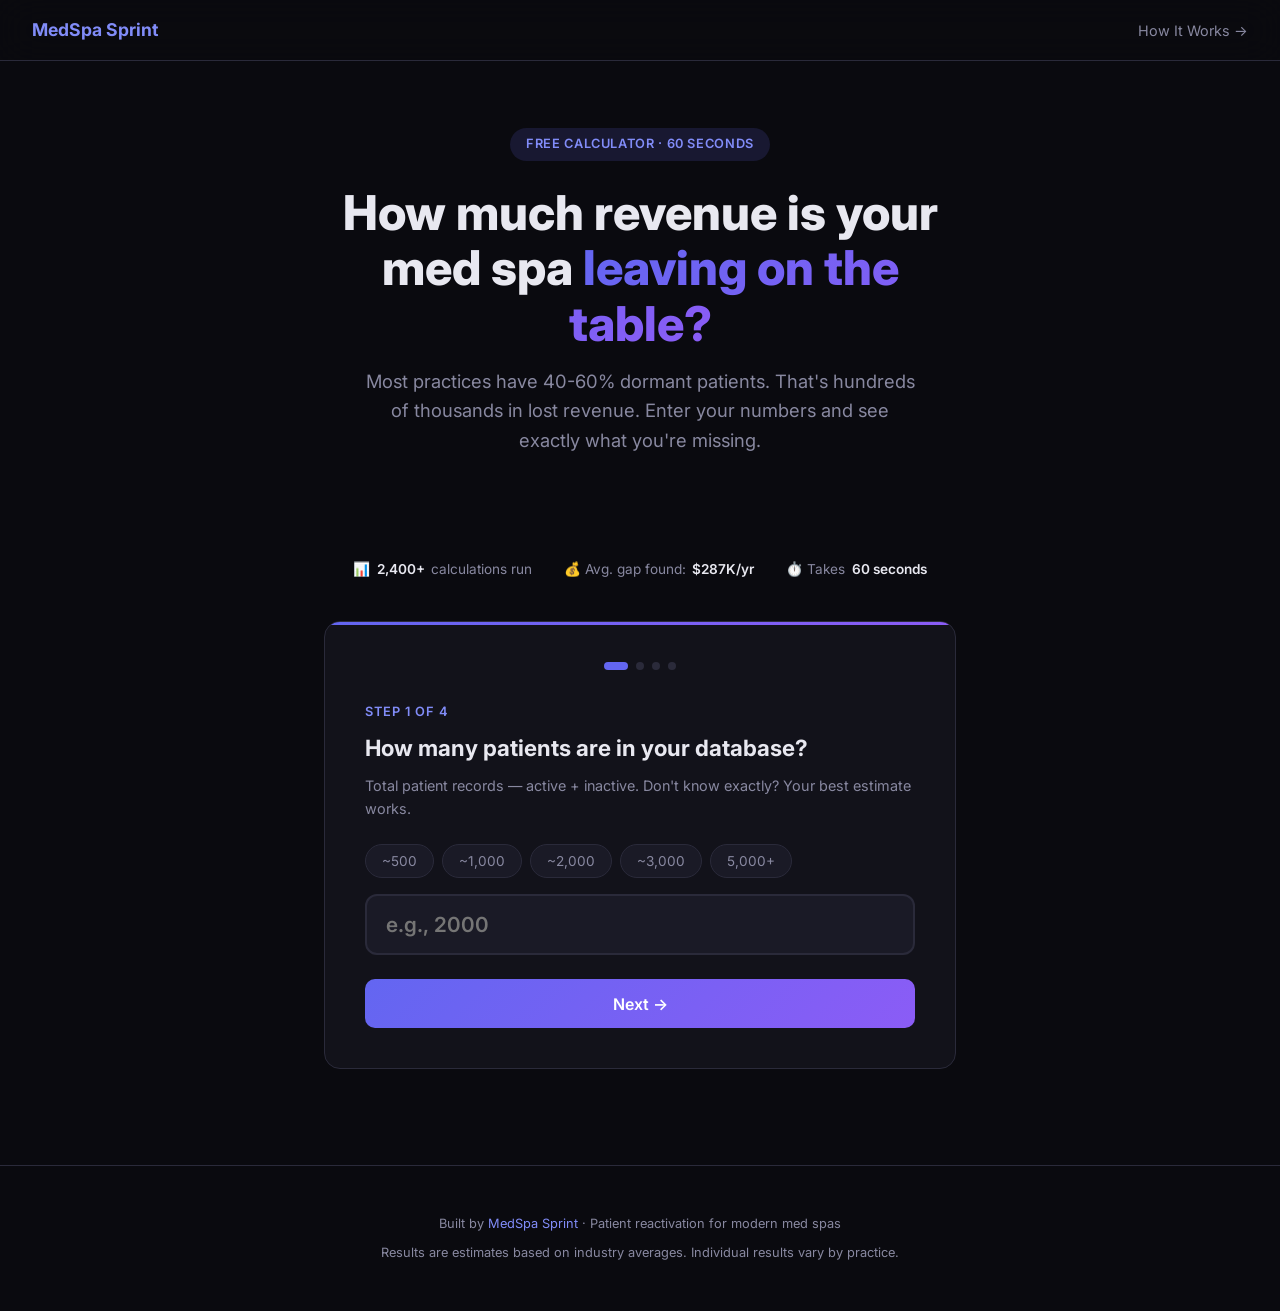
<file: public/calculator.html>
<!DOCTYPE html>
<html lang="en">
<head>
<meta charset="UTF-8">
<meta name="viewport" content="width=device-width, initial-scale=1.0">
<title>Patient Reactivation Revenue Calculator | MedSpa Sprint</title>
<meta name="description" content="Calculate how much revenue your med spa is losing from dormant patients. Free calculator — see your exact reactivation opportunity in 60 seconds.">
<meta property="og:title" content="How Much Revenue Is Your Med Spa Leaving on the Table?">
<meta property="og:description" content="Free calculator: See exactly how much dormant patients are costing your practice. Takes 60 seconds.">
<meta property="og:type" content="website">
<link rel="preconnect" href="https://fonts.googleapis.com">
<link rel="preconnect" href="https://fonts.gstatic.com" crossorigin>
<link href="https://fonts.googleapis.com/css2?family=Inter:wght@400;500;600;700;800&display=swap" rel="stylesheet">
<style>
*, *::before, *::after { margin: 0; padding: 0; box-sizing: border-box; }

:root {
  --bg: #0a0a0f;
  --surface: #12121a;
  --surface-2: #1a1a26;
  --border: #2a2a3a;
  --text: #e8e8f0;
  --text-muted: #8888a0;
  --accent: #6366f1;
  --accent-light: #818cf8;
  --green: #10b981;
  --green-dark: #059669;
  --red: #ef4444;
  --amber: #f59e0b;
  --gradient: linear-gradient(135deg, #6366f1, #8b5cf6);
}

html { scroll-behavior: smooth; }

body {
  font-family: 'Inter', -apple-system, sans-serif;
  background: var(--bg);
  color: var(--text);
  line-height: 1.6;
  min-height: 100vh;
}

/* Nav */
.nav {
  position: fixed; top: 0; left: 0; right: 0; z-index: 100;
  background: rgba(10,10,15,0.9);
  backdrop-filter: blur(20px);
  border-bottom: 1px solid var(--border);
  padding: 1rem 2rem;
  display: flex; justify-content: space-between; align-items: center;
}
.nav-brand { font-weight: 700; font-size: 1.1rem; color: var(--accent-light); text-decoration: none; }
.nav-link { color: var(--text-muted); text-decoration: none; font-size: 0.9rem; transition: color 0.2s; }
.nav-link:hover { color: var(--accent-light); }

/* Hero */
.hero {
  padding: 8rem 2rem 3rem;
  text-align: center;
  max-width: 720px;
  margin: 0 auto;
}
.hero-badge {
  display: inline-block;
  background: rgba(99,102,241,0.15);
  color: var(--accent-light);
  padding: 0.4rem 1rem;
  border-radius: 100px;
  font-size: 0.8rem;
  font-weight: 600;
  letter-spacing: 0.05em;
  text-transform: uppercase;
  margin-bottom: 1.5rem;
}
.hero h1 {
  font-size: clamp(2rem, 5vw, 3rem);
  font-weight: 800;
  line-height: 1.15;
  margin-bottom: 1rem;
}
.hero h1 .highlight {
  background: var(--gradient);
  -webkit-background-clip: text;
  -webkit-text-fill-color: transparent;
  background-clip: text;
}
.hero p {
  font-size: 1.15rem;
  color: var(--text-muted);
  max-width: 560px;
  margin: 0 auto 2rem;
}

/* Calculator */
.calc-container {
  max-width: 680px;
  margin: 0 auto;
  padding: 0 1.5rem 4rem;
}
.calc-card {
  background: var(--surface);
  border: 1px solid var(--border);
  border-radius: 16px;
  padding: 2.5rem;
  position: relative;
  overflow: hidden;
}
.calc-card::before {
  content: '';
  position: absolute;
  top: 0; left: 0; right: 0;
  height: 3px;
  background: var(--gradient);
}

.step-indicator {
  display: flex;
  justify-content: center;
  gap: 0.5rem;
  margin-bottom: 2rem;
}
.step-dot {
  width: 8px; height: 8px;
  border-radius: 50%;
  background: var(--border);
  transition: all 0.3s;
}
.step-dot.active {
  background: var(--accent);
  width: 24px;
  border-radius: 4px;
}
.step-dot.done { background: var(--green); }

.calc-step { display: none; animation: fadeIn 0.4s ease; }
.calc-step.active { display: block; }

@keyframes fadeIn {
  from { opacity: 0; transform: translateY(12px); }
  to { opacity: 1; transform: translateY(0); }
}

.step-label {
  font-size: 0.8rem;
  color: var(--accent-light);
  font-weight: 600;
  text-transform: uppercase;
  letter-spacing: 0.08em;
  margin-bottom: 0.5rem;
}
.step-question {
  font-size: 1.4rem;
  font-weight: 700;
  margin-bottom: 0.5rem;
}
.step-hint {
  font-size: 0.9rem;
  color: var(--text-muted);
  margin-bottom: 1.5rem;
}

.input-group {
  position: relative;
  margin-bottom: 1.5rem;
}
.input-prefix {
  position: absolute;
  left: 1rem;
  top: 50%;
  transform: translateY(-50%);
  color: var(--text-muted);
  font-size: 1.2rem;
  font-weight: 600;
  pointer-events: none;
}
.input-suffix {
  position: absolute;
  right: 1rem;
  top: 50%;
  transform: translateY(-50%);
  color: var(--text-muted);
  font-size: 0.9rem;
  pointer-events: none;
}

input[type="number"], input[type="text"], input[type="email"] {
  width: 100%;
  background: var(--surface-2);
  border: 2px solid var(--border);
  border-radius: 12px;
  padding: 1rem 1.2rem;
  font-size: 1.3rem;
  font-weight: 600;
  color: var(--text);
  font-family: inherit;
  transition: border-color 0.2s;
  -moz-appearance: textfield;
}
input::-webkit-outer-spin-button,
input::-webkit-inner-spin-button { -webkit-appearance: none; margin: 0; }
input:focus {
  outline: none;
  border-color: var(--accent);
}
input.has-prefix { padding-left: 2.2rem; }

.slider-container { margin-bottom: 1.5rem; }
.slider-header {
  display: flex;
  justify-content: space-between;
  align-items: center;
  margin-bottom: 0.8rem;
}
.slider-value {
  font-size: 1.8rem;
  font-weight: 800;
  color: var(--accent-light);
}
input[type="range"] {
  width: 100%;
  height: 6px;
  -webkit-appearance: none;
  background: var(--border);
  border-radius: 3px;
  outline: none;
}
input[type="range"]::-webkit-slider-thumb {
  -webkit-appearance: none;
  width: 24px; height: 24px;
  background: var(--accent);
  border-radius: 50%;
  cursor: pointer;
  box-shadow: 0 0 12px rgba(99,102,241,0.4);
}
input[type="range"]::-moz-range-thumb {
  width: 24px; height: 24px;
  background: var(--accent);
  border-radius: 50%;
  cursor: pointer;
  border: none;
}

.preset-chips {
  display: flex;
  gap: 0.5rem;
  flex-wrap: wrap;
  margin-bottom: 1rem;
}
.chip {
  padding: 0.5rem 1rem;
  background: var(--surface-2);
  border: 1px solid var(--border);
  border-radius: 100px;
  font-size: 0.85rem;
  color: var(--text-muted);
  cursor: pointer;
  transition: all 0.2s;
  font-family: inherit;
}
.chip:hover, .chip.active {
  background: rgba(99,102,241,0.15);
  border-color: var(--accent);
  color: var(--accent-light);
}

.btn-row {
  display: flex;
  gap: 0.75rem;
  margin-top: 1.5rem;
}
.btn {
  flex: 1;
  padding: 0.9rem 1.5rem;
  border-radius: 10px;
  font-size: 1rem;
  font-weight: 600;
  cursor: pointer;
  transition: all 0.2s;
  font-family: inherit;
  border: none;
}
.btn-primary {
  background: var(--gradient);
  color: white;
}
.btn-primary:hover { transform: translateY(-1px); box-shadow: 0 4px 20px rgba(99,102,241,0.3); }
.btn-secondary {
  background: var(--surface-2);
  border: 1px solid var(--border);
  color: var(--text-muted);
}
.btn-secondary:hover { border-color: var(--text-muted); color: var(--text); }
.btn-green {
  background: var(--green);
  color: white;
}
.btn-green:hover { background: var(--green-dark); transform: translateY(-1px); }

/* Results */
.results-section { animation: fadeIn 0.6s ease; }

.results-hero {
  text-align: center;
  padding: 2rem 0;
  margin-bottom: 2rem;
  border-bottom: 1px solid var(--border);
}
.results-hero .lost-label {
  font-size: 0.9rem;
  color: var(--red);
  font-weight: 600;
  text-transform: uppercase;
  letter-spacing: 0.08em;
  margin-bottom: 0.5rem;
}
.results-hero .lost-amount {
  font-size: clamp(2.5rem, 8vw, 4rem);
  font-weight: 800;
  color: var(--red);
  line-height: 1.1;
  margin-bottom: 0.3rem;
}
.results-hero .lost-period {
  font-size: 1rem;
  color: var(--text-muted);
}

.results-grid {
  display: grid;
  grid-template-columns: 1fr 1fr;
  gap: 1rem;
  margin-bottom: 2rem;
}
.result-card {
  background: var(--surface-2);
  border: 1px solid var(--border);
  border-radius: 12px;
  padding: 1.2rem;
}
.result-card .label {
  font-size: 0.75rem;
  color: var(--text-muted);
  text-transform: uppercase;
  letter-spacing: 0.06em;
  margin-bottom: 0.3rem;
}
.result-card .value {
  font-size: 1.5rem;
  font-weight: 700;
}
.result-card.green .value { color: var(--green); }
.result-card.amber .value { color: var(--amber); }
.result-card.red .value { color: var(--red); }

.result-card.full-width { grid-column: 1 / -1; }

.breakdown {
  background: var(--surface-2);
  border: 1px solid var(--border);
  border-radius: 12px;
  padding: 1.5rem;
  margin-bottom: 2rem;
}
.breakdown h3 {
  font-size: 1rem;
  font-weight: 700;
  margin-bottom: 1rem;
  display: flex;
  align-items: center;
  gap: 0.5rem;
}
.breakdown-row {
  display: flex;
  justify-content: space-between;
  align-items: center;
  padding: 0.6rem 0;
  border-bottom: 1px solid rgba(255,255,255,0.05);
}
.breakdown-row:last-child { border-bottom: none; }
.breakdown-row .label { color: var(--text-muted); font-size: 0.9rem; }
.breakdown-row .value { font-weight: 600; }

.sprint-box {
  background: linear-gradient(135deg, rgba(16,185,129,0.1), rgba(99,102,241,0.1));
  border: 1px solid rgba(16,185,129,0.3);
  border-radius: 12px;
  padding: 1.5rem;
  margin-bottom: 2rem;
  text-align: center;
}
.sprint-box h3 {
  font-size: 1.1rem;
  font-weight: 700;
  margin-bottom: 0.5rem;
  color: var(--green);
}
.sprint-box .sprint-amount {
  font-size: 2.5rem;
  font-weight: 800;
  color: var(--green);
  margin-bottom: 0.3rem;
}
.sprint-box .sprint-detail {
  font-size: 0.9rem;
  color: var(--text-muted);
}
.sprint-box .roi-line {
  margin-top: 1rem;
  padding-top: 1rem;
  border-top: 1px solid rgba(16,185,129,0.2);
  font-size: 0.95rem;
  color: var(--text);
}
.sprint-box .roi-line strong {
  color: var(--green);
}

.cta-section {
  text-align: center;
  padding-top: 1rem;
}
.cta-section p {
  color: var(--text-muted);
  font-size: 0.95rem;
  margin-bottom: 1.2rem;
}
.btn-cta {
  display: inline-block;
  background: var(--green);
  color: white;
  padding: 1rem 2.5rem;
  border-radius: 10px;
  font-size: 1.1rem;
  font-weight: 700;
  text-decoration: none;
  transition: all 0.2s;
  border: none;
  cursor: pointer;
  font-family: inherit;
}
.btn-cta:hover { background: var(--green-dark); transform: translateY(-2px); box-shadow: 0 6px 24px rgba(16,185,129,0.3); }
.cta-subtext {
  font-size: 0.8rem;
  color: var(--text-muted);
  margin-top: 0.8rem;
}

.restart-link {
  display: inline-block;
  margin-top: 1.5rem;
  color: var(--text-muted);
  font-size: 0.85rem;
  cursor: pointer;
  text-decoration: underline;
  text-underline-offset: 3px;
}
.restart-link:hover { color: var(--text); }

/* Lead capture mini */
.lead-capture {
  background: var(--surface-2);
  border: 1px solid var(--border);
  border-radius: 12px;
  padding: 1.5rem;
  margin: 2rem 0 1rem;
  text-align: center;
}
.lead-capture h4 {
  font-size: 1rem;
  font-weight: 700;
  margin-bottom: 0.3rem;
}
.lead-capture p {
  font-size: 0.85rem;
  color: var(--text-muted);
  margin-bottom: 1rem;
}
.lead-capture .input-row {
  display: flex;
  gap: 0.5rem;
}
.lead-capture input {
  font-size: 0.95rem;
  padding: 0.75rem 1rem;
}
.lead-capture .btn {
  white-space: nowrap;
  flex: 0 0 auto;
  padding: 0.75rem 1.5rem;
}
.lead-capture .success-msg {
  display: none;
  color: var(--green);
  font-weight: 600;
  padding: 0.5rem;
}

/* Bar chart */
.bar-chart {
  margin: 1.5rem 0;
}
.bar-group {
  margin-bottom: 1rem;
}
.bar-label {
  font-size: 0.8rem;
  color: var(--text-muted);
  margin-bottom: 0.3rem;
  display: flex;
  justify-content: space-between;
}
.bar-track {
  height: 28px;
  background: var(--surface-2);
  border-radius: 6px;
  overflow: hidden;
  position: relative;
}
.bar-fill {
  height: 100%;
  border-radius: 6px;
  transition: width 1.2s cubic-bezier(0.25, 0.46, 0.45, 0.94);
  width: 0;
}
.bar-fill.red { background: linear-gradient(90deg, var(--red), #dc2626); }
.bar-fill.green { background: linear-gradient(90deg, var(--green), #34d399); }
.bar-fill.amber { background: linear-gradient(90deg, var(--amber), #fbbf24); }

/* Footer */
.footer {
  text-align: center;
  padding: 3rem 2rem;
  color: var(--text-muted);
  font-size: 0.8rem;
  border-top: 1px solid var(--border);
  margin-top: 2rem;
}
.footer a { color: var(--accent-light); text-decoration: none; }

/* Social proof ticker */
.proof-bar {
  display: flex;
  justify-content: center;
  gap: 2rem;
  padding: 1.5rem 2rem;
  margin-bottom: 1rem;
  flex-wrap: wrap;
}
.proof-item {
  font-size: 0.85rem;
  color: var(--text-muted);
  display: flex;
  align-items: center;
  gap: 0.4rem;
}
.proof-item span { color: var(--text); font-weight: 600; }

/* Responsive */
@media (max-width: 600px) {
  .hero { padding: 6rem 1.2rem 2rem; }
  .calc-card { padding: 1.5rem; }
  .results-grid { grid-template-columns: 1fr; }
  .btn-row { flex-direction: column; }
  .lead-capture .input-row { flex-direction: column; }
  .proof-bar { gap: 1rem; }
}
</style>
</head>
<body>

<nav class="nav">
  <a href="/" class="nav-brand">MedSpa Sprint</a>
  <a href="/#how-it-works" class="nav-link">How It Works →</a>
</nav>

<section class="hero">
  <div class="hero-badge">Free Calculator · 60 Seconds</div>
  <h1>How much revenue is your med spa <span class="highlight">leaving on the table?</span></h1>
  <p>Most practices have 40-60% dormant patients. That's hundreds of thousands in lost revenue. Enter your numbers and see exactly what you're missing.</p>
</section>

<div class="proof-bar">
  <div class="proof-item">📊 <span>2,400+</span> calculations run</div>
  <div class="proof-item">💰 Avg. gap found: <span>$287K/yr</span></div>
  <div class="proof-item">⏱️ Takes <span>60 seconds</span></div>
</div>

<div class="calc-container">
  <div class="calc-card">
    <div class="step-indicator">
      <div class="step-dot active" data-step="1"></div>
      <div class="step-dot" data-step="2"></div>
      <div class="step-dot" data-step="3"></div>
      <div class="step-dot" data-step="4"></div>
    </div>

    <!-- Step 1: Total Patients -->
    <div class="calc-step active" data-step="1">
      <div class="step-label">Step 1 of 4</div>
      <div class="step-question">How many patients are in your database?</div>
      <div class="step-hint">Total patient records — active + inactive. Don't know exactly? Your best estimate works.</div>
      <div class="preset-chips">
        <button class="chip" data-value="500">~500</button>
        <button class="chip" data-value="1000">~1,000</button>
        <button class="chip" data-value="2000">~2,000</button>
        <button class="chip" data-value="3000">~3,000</button>
        <button class="chip" data-value="5000">5,000+</button>
      </div>
      <div class="input-group">
        <input type="number" id="totalPatients" placeholder="e.g., 2000" min="50" max="50000">
      </div>
      <div class="btn-row">
        <button class="btn btn-primary" onclick="nextStep(2)">Next →</button>
      </div>
    </div>

    <!-- Step 2: Dormant % -->
    <div class="calc-step" data-step="2">
      <div class="step-label">Step 2 of 4</div>
      <div class="step-question">What percentage haven't visited in 6+ months?</div>
      <div class="step-hint">Industry average is 40-60%. If you're unsure, 50% is a safe estimate for most practices.</div>
      <div class="slider-container">
        <div class="slider-header">
          <span class="slider-label">Dormant patients</span>
          <span class="slider-value" id="dormantDisplay">50%</span>
        </div>
        <input type="range" id="dormantPct" min="10" max="80" value="50" step="5">
      </div>
      <div style="display:flex;justify-content:space-between;font-size:0.75rem;color:var(--text-muted);margin-top:-0.5rem;margin-bottom:1rem;">
        <span>10% (very active)</span>
        <span>80% (very dormant)</span>
      </div>
      <div class="btn-row">
        <button class="btn btn-secondary" onclick="prevStep(1)">← Back</button>
        <button class="btn btn-primary" onclick="nextStep(3)">Next →</button>
      </div>
    </div>

    <!-- Step 3: Avg Treatment Value -->
    <div class="calc-step" data-step="3">
      <div class="step-label">Step 3 of 4</div>
      <div class="step-question">What's your average treatment value?</div>
      <div class="step-hint">Average revenue per patient visit. Include all services — Botox, fillers, lasers, facials, etc.</div>
      <div class="preset-chips">
        <button class="chip" data-value="200">$200</button>
        <button class="chip" data-value="350">$350</button>
        <button class="chip" data-value="500">$500</button>
        <button class="chip" data-value="750">$750</button>
        <button class="chip" data-value="1000">$1,000+</button>
      </div>
      <div class="input-group">
        <span class="input-prefix">$</span>
        <input type="number" id="avgTreatment" class="has-prefix" placeholder="e.g., 450" min="50" max="5000">
      </div>
      <div class="btn-row">
        <button class="btn btn-secondary" onclick="prevStep(2)">← Back</button>
        <button class="btn btn-primary" onclick="nextStep(4)">Next →</button>
      </div>
    </div>

    <!-- Step 4: Visit Frequency -->
    <div class="calc-step" data-step="4">
      <div class="step-label">Step 4 of 4</div>
      <div class="step-question">How often do active patients visit per year?</div>
      <div class="step-hint">Think about your typical loyal patient. Most med spa patients visit 3-4 times per year.</div>
      <div class="preset-chips">
        <button class="chip" data-value="2">2x/year</button>
        <button class="chip" data-value="3">3x/year</button>
        <button class="chip" data-value="4">4x/year</button>
        <button class="chip" data-value="6">6x/year</button>
      </div>
      <div class="input-group">
        <input type="number" id="visitFreq" placeholder="e.g., 3" min="1" max="12">
        <span class="input-suffix">visits/year</span>
      </div>
      <div class="btn-row">
        <button class="btn btn-secondary" onclick="prevStep(3)">← Back</button>
        <button class="btn btn-green" onclick="calculate()">See My Results 📊</button>
      </div>
    </div>

    <!-- Results -->
    <div class="calc-step results-section" data-step="results">

      <div class="results-hero">
        <div class="lost-label">⚠️ Estimated Annual Revenue Gap</div>
        <div class="lost-amount" id="lostRevenue">$0</div>
        <div class="lost-period">lost per year from dormant patients</div>
      </div>

      <div class="results-grid">
        <div class="result-card red">
          <div class="label">Dormant Patients</div>
          <div class="value" id="dormantCount">0</div>
        </div>
        <div class="result-card amber">
          <div class="label">Revenue Per Dormant Patient</div>
          <div class="value" id="revPerPatient">$0</div>
        </div>
        <div class="result-card green">
          <div class="label">If You Reactivate 15%</div>
          <div class="value" id="reactivate15">$0</div>
        </div>
        <div class="result-card green">
          <div class="label">If You Reactivate 30%</div>
          <div class="value" id="reactivate30">$0</div>
        </div>
      </div>

      <div class="breakdown">
        <h3>📊 Your Revenue Breakdown</h3>
        <div class="bar-chart">
          <div class="bar-group">
            <div class="bar-label">
              <span>Current Revenue (Active Patients)</span>
              <span id="barActiveLabel">$0</span>
            </div>
            <div class="bar-track">
              <div class="bar-fill green" id="barActive"></div>
            </div>
          </div>
          <div class="bar-group">
            <div class="bar-label">
              <span>💸 Revenue You're Missing (Dormant)</span>
              <span id="barLostLabel">$0</span>
            </div>
            <div class="bar-track">
              <div class="bar-fill red" id="barLost"></div>
            </div>
          </div>
          <div class="bar-group">
            <div class="bar-label">
              <span>✅ Recoverable in 14-Day Sprint</span>
              <span id="barRecoverLabel">$0</span>
            </div>
            <div class="bar-track">
              <div class="bar-fill amber" id="barRecover"></div>
            </div>
          </div>
        </div>
      </div>

      <div class="sprint-box">
        <h3>🚀 What a 14-Day Reactivation Sprint Could Recover</h3>
        <div class="sprint-amount" id="sprintRevenue">$0</div>
        <div class="sprint-detail" id="sprintDetail">in reactivated revenue within 30 days</div>
        <div class="roi-line">
          Pilot investment: $500 → Projected return: <strong id="sprintROI">$0</strong><br>
          <span style="font-size:0.85rem;color:var(--text-muted);">That's a <strong id="roiMultiple" style="color:var(--green)">0x</strong> return on investment</span>
        </div>
      </div>

      <div class="breakdown">
        <h3>🔍 The Math</h3>
        <div class="breakdown-row">
          <span class="label">Total patients in database</span>
          <span class="value" id="mathTotal">0</span>
        </div>
        <div class="breakdown-row">
          <span class="label">Estimated dormant (%)</span>
          <span class="value" id="mathPct">0%</span>
        </div>
        <div class="breakdown-row">
          <span class="label">= Dormant patients</span>
          <span class="value" id="mathDormant">0</span>
        </div>
        <div class="breakdown-row">
          <span class="label">× Avg. treatment value</span>
          <span class="value" id="mathTreatment">$0</span>
        </div>
        <div class="breakdown-row">
          <span class="label">× Visits per year</span>
          <span class="value" id="mathVisits">0</span>
        </div>
        <div class="breakdown-row" style="border-top:2px solid var(--border);padding-top:1rem;margin-top:0.5rem;">
          <span class="label" style="font-weight:700;color:var(--text);">= Annual revenue gap</span>
          <span class="value" style="color:var(--red);" id="mathGap">$0</span>
        </div>
      </div>

      <!-- Lead capture -->
      <div class="lead-capture" id="leadCapture">
        <h4>📧 Get Your Full Revenue Report</h4>
        <p>We'll send a detailed breakdown with personalized recommendations for your practice.</p>
        <div class="input-row">
          <input type="text" id="leadName" placeholder="Your name">
          <input type="email" id="leadEmail" placeholder="Email address">
          <button class="btn btn-primary" onclick="captureLeadAndLog()">Send Report</button>
        </div>
        <div class="success-msg" id="leadSuccess">✅ Check your inbox! We'll be in touch.</div>
      </div>

      <div class="cta-section">
        <p>Most med spas recover <strong>$5,000-15,000</strong> in their first 14-day sprint.<br>We guarantee at least <strong>10 reactivated patients</strong> or you don't pay.</p>
        <a href="https://calendly.com/medspasprint" class="btn-cta" target="_blank">Book a Free Strategy Call →</a>
        <div class="cta-subtext">15 minutes. No pitch. Just your numbers and a plan.</div>
        <div class="restart-link" onclick="restart()">↻ Recalculate with different numbers</div>
      </div>

    </div>
  </div>
</div>

<footer class="footer">
  <p>Built by <a href="/">MedSpa Sprint</a> · Patient reactivation for modern med spas</p>
  <p style="margin-top:0.5rem;">Results are estimates based on industry averages. Individual results vary by practice.</p>
</footer>

<script>
let currentStep = 1;

// Chips
document.querySelectorAll('.chip').forEach(chip => {
  chip.addEventListener('click', function() {
    const val = this.dataset.value;
    const step = this.closest('.calc-step');
    const input = step.querySelector('input[type="number"]');
    if (input) {
      input.value = val;
      input.dispatchEvent(new Event('input'));
    }
    step.querySelectorAll('.chip').forEach(c => c.classList.remove('active'));
    this.classList.add('active');
  });
});

// Slider
const dormantSlider = document.getElementById('dormantPct');
const dormantDisplay = document.getElementById('dormantDisplay');
dormantSlider.addEventListener('input', () => {
  dormantDisplay.textContent = dormantSlider.value + '%';
});

function nextStep(step) {
  // Validate current step
  if (currentStep === 1) {
    const v = parseInt(document.getElementById('totalPatients').value);
    if (!v || v < 50) { shake('totalPatients'); return; }
  } else if (currentStep === 3) {
    const v = parseInt(document.getElementById('avgTreatment').value);
    if (!v || v < 50) { shake('avgTreatment'); return; }
  } else if (currentStep === 4) {
    const v = parseInt(document.getElementById('visitFreq').value);
    if (!v || v < 1) { shake('visitFreq'); return; }
  }
  goToStep(step);
}

function prevStep(step) { goToStep(step); }

function goToStep(step) {
  document.querySelectorAll('.calc-step').forEach(s => s.classList.remove('active'));
  document.querySelector(`.calc-step[data-step="${step}"]`).classList.add('active');
  
  document.querySelectorAll('.step-dot').forEach(d => {
    const ds = parseInt(d.dataset.step);
    d.classList.remove('active', 'done');
    if (ds === step) d.classList.add('active');
    else if (ds < step) d.classList.add('done');
  });
  currentStep = step;
}

function shake(id) {
  const el = document.getElementById(id);
  el.style.borderColor = 'var(--red)';
  el.style.animation = 'shake 0.4s ease';
  setTimeout(() => { el.style.borderColor = ''; el.style.animation = ''; }, 500);
}

function fmt(n) {
  if (n >= 1000000) return '$' + (n / 1000000).toFixed(1) + 'M';
  if (n >= 1000) return '$' + Math.round(n).toLocaleString();
  return '$' + Math.round(n);
}

function calculate() {
  const total = parseInt(document.getElementById('totalPatients').value) || 2000;
  const pct = parseInt(dormantSlider.value) / 100;
  const treatment = parseInt(document.getElementById('avgTreatment').value) || 450;
  const freq = parseInt(document.getElementById('visitFreq').value) || 3;

  const dormant = Math.round(total * pct);
  const revenuePerDormant = treatment * freq;
  const annualGap = dormant * revenuePerDormant;
  const activeRevenue = (total - dormant) * revenuePerDormant;
  
  // Sprint estimates (conservative: 15-20% reactivation in first sprint)
  const sprintReactivated = Math.round(dormant * 0.15);
  const sprintRevenue = sprintReactivated * treatment * 1.5; // avg 1.5 visits in first 30 days
  const roi = sprintRevenue / 500;

  // Populate results
  document.getElementById('lostRevenue').textContent = fmt(annualGap);
  document.getElementById('dormantCount').textContent = dormant.toLocaleString();
  document.getElementById('revPerPatient').textContent = fmt(revenuePerDormant) + '/yr';
  document.getElementById('reactivate15').textContent = fmt(annualGap * 0.15) + '/yr';
  document.getElementById('reactivate30').textContent = fmt(annualGap * 0.30) + '/yr';

  // Math breakdown
  document.getElementById('mathTotal').textContent = total.toLocaleString();
  document.getElementById('mathPct').textContent = (pct * 100) + '%';
  document.getElementById('mathDormant').textContent = dormant.toLocaleString();
  document.getElementById('mathTreatment').textContent = fmt(treatment);
  document.getElementById('mathVisits').textContent = freq + 'x';
  document.getElementById('mathGap').textContent = fmt(annualGap);

  // Sprint box
  document.getElementById('sprintRevenue').textContent = fmt(sprintRevenue);
  document.getElementById('sprintDetail').textContent = `from ${sprintReactivated} reactivated patients within 30 days`;
  document.getElementById('sprintROI').textContent = fmt(sprintRevenue);
  document.getElementById('roiMultiple').textContent = roi.toFixed(0) + 'x';

  // Bar chart
  const maxRev = Math.max(activeRevenue, annualGap);
  document.getElementById('barActiveLabel').textContent = fmt(activeRevenue);
  document.getElementById('barLostLabel').textContent = fmt(annualGap);
  document.getElementById('barRecoverLabel').textContent = fmt(sprintRevenue);

  // Show results
  document.querySelectorAll('.calc-step').forEach(s => s.classList.remove('active'));
  document.querySelector('.calc-step[data-step="results"]').classList.add('active');
  document.querySelectorAll('.step-dot').forEach(d => d.classList.add('done'));

  // Animate bars
  setTimeout(() => {
    document.getElementById('barActive').style.width = (activeRevenue / maxRev * 100) + '%';
    document.getElementById('barLost').style.width = (annualGap / maxRev * 100) + '%';
    document.getElementById('barRecover').style.width = Math.min((sprintRevenue / maxRev * 100), 60) + '%';
  }, 200);

  // Store for lead capture
  window._calcResults = { total, pct, dormant, treatment, freq, annualGap, sprintRevenue, roi };
}

function captureLeadAndLog() {
  const name = document.getElementById('leadName').value.trim();
  const email = document.getElementById('leadEmail').value.trim();
  if (!email || !email.includes('@')) {
    shake('leadEmail');
    return;
  }

  // Build lead data
  const leadData = {
    name, email,
    ...window._calcResults,
    timestamp: new Date().toISOString()
  };

  // Store locally as backup
  const leads = JSON.parse(localStorage.getItem('mss_leads') || '[]');
  leads.push(leadData);
  localStorage.setItem('mss_leads', JSON.stringify(leads));

  // Send to Formspree (delivers to payton@medspasprint.com)
  fetch('https://formspree.io/f/payton@medspasprint.com', {
    method: 'POST',
    headers: { 'Content-Type': 'application/json', 'Accept': 'application/json' },
    body: JSON.stringify({
      _subject: '🔥 New Calculator Lead: ' + name,
      name: name,
      email: email,
      total_patients: leadData.total,
      dormant_pct: leadData.pct + '%',
      dormant_count: leadData.dormant,
      avg_treatment: '$' + leadData.treatment,
      visit_frequency: leadData.freq + 'x/yr',
      annual_revenue_gap: '$' + (leadData.annualGap || 0).toLocaleString(),
      sprint_recoverable: '$' + (leadData.sprintRevenue || 0).toLocaleString(),
      roi_multiple: (leadData.roi || 0) + 'x'
    })
  }).catch(() => {}); // Silent fail — localStorage backup exists

  // Show success
  document.querySelector('.lead-capture .input-row').style.display = 'none';
  document.querySelector('.lead-capture p').style.display = 'none';
  document.getElementById('leadSuccess').style.display = 'block';
}

function restart() {
  document.getElementById('totalPatients').value = '';
  document.getElementById('avgTreatment').value = '';
  document.getElementById('visitFreq').value = '';
  dormantSlider.value = 50;
  dormantDisplay.textContent = '50%';
  document.querySelectorAll('.chip').forEach(c => c.classList.remove('active'));
  goToStep(1);
  window.scrollTo({ top: 0, behavior: 'smooth' });
}

// Add shake keyframe
const style = document.createElement('style');
style.textContent = '@keyframes shake { 0%, 100% { transform: translateX(0); } 25% { transform: translateX(-8px); } 75% { transform: translateX(8px); } }';
document.head.appendChild(style);
</script>

</body>
</html>
</file>
